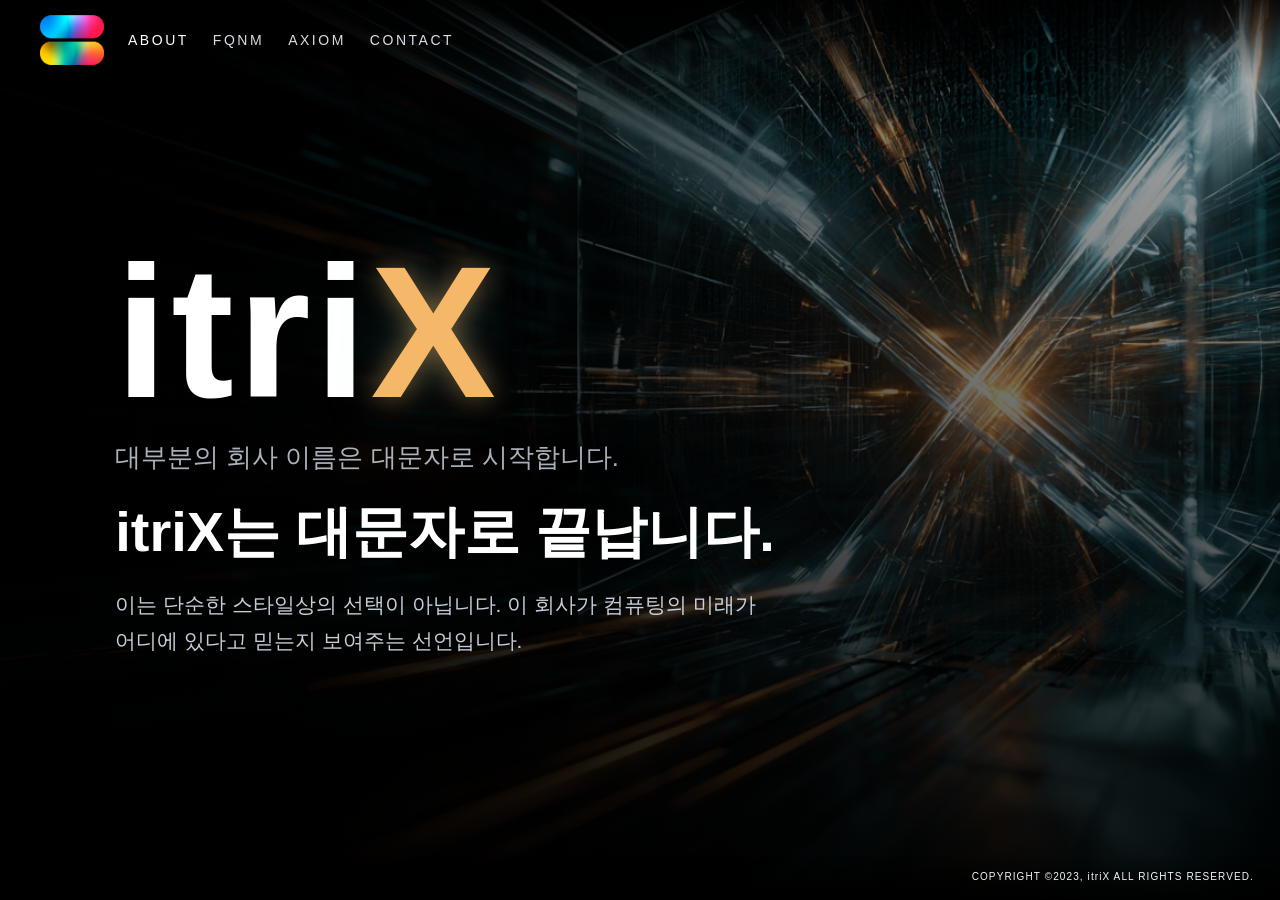
<file: about.html>
<!doctype html>
<html lang="ko">
  <head>
    <meta charset="UTF-8" />
    <meta name="viewport" content="width=device-width, initial-scale=1.0" />
    <title>itriX | 브랜드 스토리</title>
    <link rel="icon" type="image/png" sizes="128x128" href="assets/favicon.png" />
    <link rel="stylesheet" href="styles.css" />
    <script src="site.js" defer></script>
    <script src="about.js" defer></script>
  </head>
  <body class="about-body">
    <div class="about-progress" aria-hidden="true" data-about-progress></div>

    <header class="site-header" aria-label="주요 메뉴">
      <a class="logo" href="index.html#section-1" aria-label="itriX 홈">
        <img src="assets/logo.png" alt="itriX" />
      </a>

      <nav class="site-nav" id="site-nav" aria-label="메인 네비게이션" data-site-nav>
        <a href="about.html" aria-current="page">ABOUT</a>
        <a href="index.html#section-2">FQNM</a>
        <a href="index.html#section-3">AXIOM</a>
        <a href="contact.html">CONTACT</a>
      </nav>

      <button class="menu-toggle" type="button" aria-label="메뉴 열기" aria-controls="site-nav" aria-expanded="false" data-menu-toggle>
        <span aria-hidden="true"></span>
        <span aria-hidden="true"></span>
        <span aria-hidden="true"></span>
      </button>

      <div class="nav-backdrop" data-menu-backdrop></div>
    </header>

    <main class="about-page" data-about-page>
      <section class="about-hero" aria-label="itriX 브랜드 스토리">
        <div class="about-hero-copy" data-reveal>
          <h1 class="about-wordmark" aria-label="itriX">
            <span>i</span><span>t</span><span>r</span><span>i</span><span>X</span>
          </h1>
          <p class="about-hero-line">대부분의 회사 이름은 대문자로 시작합니다.</p>
          <p class="about-hero-statement">itriX는 대문자로 끝납니다.</p>
          <p class="about-hero-text">
            이는 단순한 스타일상의 선택이 아닙니다. 이 회사가 컴퓨팅의 미래가 어디에 있다고 믿는지 보여주는 선언입니다.
          </p>
        </div>
      </section>

      <section class="about-section about-prologue" aria-label="보이지 않는 렌즈">
        <div class="about-intro-grid">
          <aside class="about-side-note" aria-hidden="true">
            <span>representation</span>
            <span>lens</span>
            <span>boundary</span>
          </aside>

          <div class="about-prose about-prose-large">
            <p data-reveal>
              인간은 표상을 통해 세상을 이해합니다. 우리는 현실을 직접 경험하지 않습니다. 우리는 현실을 해석하는 데 도움이 되는 모델, 언어, 지도, 기호, 방정식, 추상화를 경험합니다.
            </p>
            <p data-reveal>
              모든 학문은 이러한 표현에 의존합니다. 시간이 지남에 따라 이러한 표현들은 너무나 익숙해져서 시야에서 사라집니다. 우리는 더 이상 그것들을 보지 못합니다. 우리는 그것들을 통해 세상을 봅니다.
            </p>
            <p class="about-emphasis" data-reveal>렌즈는 보이지 않게 됩니다.</p>
          </div>
        </div>
      </section>

      <section class="about-section about-computing" aria-label="컴퓨팅의 가정">
        <div class="about-two-column">
          <div class="about-prose">
            <p data-reveal>
              컴퓨팅도 예외는 아닙니다. 현대 컴퓨팅은 놀라운 성과에서 탄생했습니다. 그것은 물리적 세계의 복잡성을 이진 상태의 언어로 변환했습니다.
            </p>
            <p data-reveal>
              지속적인 현상은 수치적 표현이 되었습니다. 현실은 정보가 되었습니다. 정보는 계산이 되었습니다. 이러한 변혁은 디지털 시대를 열었습니다.
            </p>
            <p data-reveal>
              그러나 모든 표현에는 가정이 내포되어 있습니다. 그리고 모든 가정에는 한계가 따릅니다.
            </p>
          </div>

          <div class="about-index-panel" data-reveal aria-label="표현이 만드는 경계">
            <span>01</span>
            <p>무엇을 쉽게 볼 수 있는가</p>
            <span>02</span>
            <p>무엇을 표현하기 어려운가</p>
            <span>03</span>
            <p>무엇을 피할 수 없는 것으로 받아들이는가</p>
          </div>
        </div>
      </section>

      <section class="about-question" aria-label="itriX의 질문">
        <div class="about-question-inner" data-reveal>
          <p>itriX는 다른 질문에서 출발합니다.</p>
          <h2>만약 우리가 계산에 기인한다고 여기는 한계 중 일부가 실제로는 표현의 한계라면 어떨까요?</h2>
          <p>
            문제가 계산이 어떻게 실행되는가뿐만 아니라 계산이 어떻게 표현되는가에 있는 것이라면, 복잡성은 문제 자체가 아니라 문제를 바라보는 관점의 결과일 수도 있습니다.
          </p>
        </div>
      </section>

      <section class="about-section about-mission" aria-label="itriX의 사명">
        <div class="about-mission-line" data-reveal>
          <span>Mission</span>
          <p>지속 가능한 AI를 위한 계산 AI 인프라를 구축하는 것입니다.</p>
        </div>
        <div class="about-prose about-prose-centered">
          <p data-reveal>
            현대 컴퓨팅을 거부하는 방식이 아닙니다. 디지털 시스템을 대체하는 방식도 아닙니다. 디지털 컴퓨팅이 탄생한 이래로 거의 의문의 여지 없이 받아들여져 온 가정들을 면밀히 검토함으로써 이루어집니다.
          </p>
          <p data-reveal>
            itriX는 계산이 실행되기 전에 먼저 표현된다고 믿습니다. 표현되기 전에, 그것은 해석됩니다. 그리고 이러한 단계들 안에는 기존 접근 방식이 종종 간과하는 기회들이 숨어 있습니다.
          </p>
          <p class="about-emphasis" data-reveal>이 철학을 우리는 재구성이라 부릅니다.</p>
        </div>
      </section>

      <section class="about-section about-name-system" aria-label="itriX 이름의 의미">
        <div class="about-name-grid">
          <div class="about-name-rail" aria-hidden="true">
            <span data-story-letter="i1" class="is-active">i</span>
            <span data-story-letter="t">t</span>
            <span data-story-letter="r">r</span>
            <span data-story-letter="i2">i</span>
            <span data-story-letter="x">X</span>
          </div>

          <div class="about-letter-list">
            <article class="about-letter-card" data-letter-card="i1" data-reveal>
              <span class="about-letter-mark">i</span>
              <div>
                <h2>지능</h2>
                <p>
                  itriX에게 지능이란 다른 사람들이 간과하는 것을 보는 것에서 시작됩니다. 대부분의 사람들은 문제만 봅니다. 지능은 그 문제가 어떻게 표현되었는지를 묻습니다.
                </p>
                <p>
                  가장 위대한 발견은 종종 새로운 답을 찾는 것이 아니라, 기존의 질문에 의문을 제기하는 데서 시작됩니다. 진정한 지성이란 그 렌즈 자체를 볼 수 있는 능력입니다.
                </p>
              </div>
            </article>

            <article class="about-letter-card" data-letter-card="t" data-reveal>
              <span class="about-letter-mark">t</span>
              <div>
                <h2>변형</h2>
                <p>
                  진보는 항상 더 많은 힘을 가한다고 해서 이루어지는 것은 아닙니다. 때로는 관점을 바꾸는 것에서 진전이 시작됩니다.
                </p>
                <p>
                  itriX에게 있어 변혁이란 하나의 표현 공간에서 다른 표현 공간으로의 이동을 의미합니다. 그 밑바탕에 있는 현실은 변하지 않을 수도 있습니다. 그러나 눈에 보이는 것은 극적으로 바뀔 수 있습니다.
                </p>
              </div>
            </article>

            <article class="about-letter-card" data-letter-card="r" data-reveal>
              <span class="about-letter-mark">r</span>
              <div>
                <h2>관련성</h2>
                <p>
                  새로운 계산적 관점은 현실 세계와 접할 때만 의미가 있습니다. itriX는 추상적인 지적 연습으로서 재구성을 추구하지 않습니다.
                </p>
                <p>
                  관련성이란 통찰력이 인프라가 되어야 함을 의미합니다. 수학적 가능성과 산업적 현실 사이에 다리를 놓는 것, 그것이 itriX가 추구하는 관련성입니다.
                </p>
              </div>
            </article>

            <article class="about-letter-card" data-letter-card="i2" data-reveal>
              <span class="about-letter-mark">i</span>
              <div>
                <h2>무결성</h2>
                <p>
                  AI가 점점 더 강력해짐에 따라 신뢰는 점점 더 중요해지고 있습니다. 무결성은 이해되고, 검증되며, 책임감 있게 적용될 수 있는 기술을 구축하는 것을 의미합니다.
                </p>
                <p>
                  모든 모델은 불완전합니다. 모든 프레임워크에는 한계가 있습니다. 모든 렌즈는 어떤 것은 드러내지만 다른 것은 가려버립니다. 진정성은 이 진실을 인정하는 데서 시작됩니다.
                </p>
              </div>
            </article>

            <article class="about-letter-card about-letter-card-x" data-letter-card="x" data-reveal>
              <span class="about-letter-mark">X</span>
              <div>
                <h2>X</h2>
                <p>
                  마지막 X는 정체성을 정의하는 핵심 요소입니다. 이 글자는 유일한 대문자입니다. 또한 앞선 모든 글자가 가리키는 목적지이기도 합니다.
                </p>
                <p>
                  X는 제품을 나타내지 않습니다. 특정 기술을 상징하지도 않습니다. 보이지 않던 것이 보이는 순간, 렌즈 자체가 시야에 들어오는 순간을 상징합니다.
                </p>
              </div>
            </article>
          </div>
        </div>
      </section>

      <section class="about-reconstruction" aria-label="재구성 지점">
        <div class="about-reconstruction-copy" data-reveal>
          <h2>재구성 지점</h2>
          <p>
            X의 중심에는 itriX가 재구성 지점이라고 부르는 것이 있습니다. 이는 최적화 지점이 아닙니다. 최적화는 기존 프레임워크 내에서 성능을 향상시킵니다.
          </p>
          <p>
            재구성은 프레임워크 그 자체에 의문을 제기합니다. 모든 계산은 표현 공간 내에서 수행되고, 그 공간은 정보가 어떻게 조직되는지, 관계가 어떻게 표현되는지, 복잡성이 어떻게 나타나는지를 결정합니다.
          </p>
          <p class="about-emphasis">
            표상 공간이 변하면 계산의 구조도 함께 변할 수 있습니다.
          </p>
        </div>
      </section>

      <section class="about-section about-alpha" aria-label="Alpha Compute와 Alpha Core">
        <div class="about-alpha-heading" data-reveal>
          <h2>Alpha Compute와 Alpha Core</h2>
          <p>
            이 철학은 두 가지 상호 보완적인 경로를 통해 표현됩니다. 하나는 소프트웨어 계층에서 계산 재구성을 탐구하고, 다른 하나는 재구성을 인프라로 확장합니다.
          </p>
        </div>

        <div class="about-alpha-paths">
          <a class="about-alpha-path" href="axiom.html" data-reveal>
            <span>Alpha Compute</span>
            <h3>계산 구조가 실행 문제가 되기 전에 검토하는 소프트웨어 경로</h3>
            <p>AXIOM 엔진으로 이어지는 계산 재구성의 제품화 방향을 살펴봅니다.</p>
          </a>

          <a class="about-alpha-path" href="physical-ai.html" data-reveal>
            <span>Alpha Core</span>
            <h3>새로운 계산 표현을 실제 실행 환경과 연결하는 인프라 경로</h3>
            <p>Physical AI와 FQNM으로 이어지는 계산 인프라의 확장 방향을 살펴봅니다.</p>
          </a>
        </div>
      </section>

      <section class="about-closing" aria-label="다른 미래" data-closing-sequence>
        <div class="about-closing-sticky">
          <div class="about-closing-stage">
            <div class="about-closing-inner about-closing-panel about-closing-panel-primary" data-closing-primary>
              <p>수십 년 동안 컴퓨팅의 핵심 질문은 다음과 같았습니다.</p>
              <h2>어떻게 하면 더 많은 계산을 수행할 수 있을까?</h2>
            </div>

            <div class="about-closing-inner about-closing-panel about-closing-panel-secondary" data-closing-secondary>
              <p>itriX는 다른 질문을 던집니다.</p>
              <h2>애초에 연산은 어떻게 표현되어야 하는가?</h2>
              <p>
                어떤 한계는 법칙이 아니라는 가능성. 어떤 경계는 현실이 아닌, 표현에 속한다는 가능성. 우리가 그동안 바라보던 렌즈를 마침내 제대로 보게 될 때, 컴퓨팅의 미래가 시작된다는 가능성.
              </p>
              <a class="about-closing-link" href="index.html#section-2">기술 페이지로 돌아가기</a>
            </div>
          </div>
        </div>
      </section>
    </main>

    <footer class="site-footer" aria-label="푸터 메뉴">
      <!-- Footer menu reserved for future use.
      <ul class="footer-menu">
        <li><a href="index.html#section-1">Home</a></li>
        <li><a href="index.html#section-2">FQNM</a></li>
        <li><a href="index.html#section-3">AXIOM</a></li>
        <li><a href="about.html">About</a></li>
      </ul>
      -->

      <p class="footer-copy">COPYRIGHT ©2023, itriX ALL RIGHTS RESERVED.</p>
    </footer>
  </body>
</html>
</file>
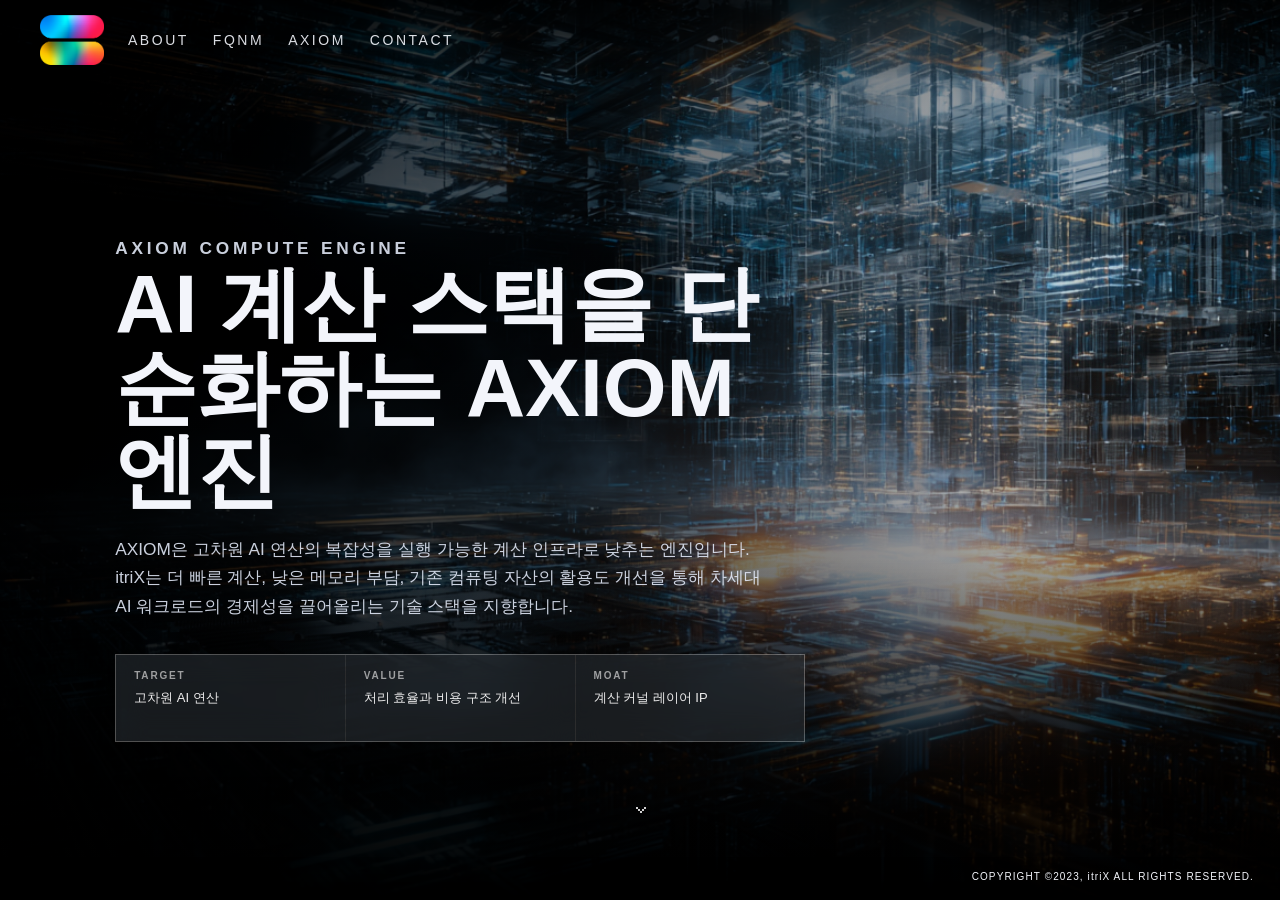
<file: axiom.html>
<!doctype html>
<html lang="ko">
  <head>
    <meta charset="UTF-8" />
    <meta name="viewport" content="width=device-width, initial-scale=1.0" />
    <title>itriX | AXIOM Compute Engine</title>
    <link rel="icon" type="image/png" sizes="128x128" href="assets/favicon.png" />
    <link rel="stylesheet" href="styles.css" />
    <script src="site.js" defer></script>
    <script src="physical-ai.js" defer></script>
  </head>
  <body class="detail-body">
    <header class="site-header" aria-label="주요 메뉴">
      <a class="logo" href="index.html#section-1" aria-label="itriX 홈">
        <img src="assets/logo.png" alt="itriX" />
      </a>

      <nav class="site-nav" id="site-nav" aria-label="메인 네비게이션" data-site-nav>
        <a href="about.html">ABOUT</a>
        <a href="index.html#section-2">FQNM</a>
        <a href="index.html#section-3">AXIOM</a>
        <a href="contact.html">CONTACT</a>
      </nav>

      <button class="menu-toggle" type="button" aria-label="메뉴 열기" aria-controls="site-nav" aria-expanded="false" data-menu-toggle>
        <span aria-hidden="true"></span>
        <span aria-hidden="true"></span>
        <span aria-hidden="true"></span>
      </button>

      <div class="nav-backdrop" data-menu-backdrop></div>
    </header>

    <main class="detail-page" aria-label="AXIOM 계산 엔진">
      <section class="detail-section detail-section-hero axiom-slide-hero" aria-label="AXIOM compute engine">
        <div class="detail-copy">
          <p class="detail-kicker">AXIOM COMPUTE ENGINE</p>
          <h1>AI 계산 스택을 단순화하는 AXIOM 엔진</h1>
          <p>
            AXIOM은 고차원 AI 연산의 복잡성을 실행 가능한 계산 인프라로 낮추는 엔진입니다. itriX는 더 빠른 계산, 낮은 메모리 부담, 기존 컴퓨팅 자산의 활용도 개선을 통해 차세대 AI 워크로드의 경제성을 끌어올리는 기술 스택을 지향합니다.
          </p>
          <dl class="detail-meta">
            <div>
              <dt>Target</dt>
              <dd>고차원 AI 연산</dd>
            </div>
            <div>
              <dt>Value</dt>
              <dd>처리 효율과 비용 구조 개선</dd>
            </div>
            <div>
              <dt>Moat</dt>
              <dd>계산 커널 레이어 IP</dd>
            </div>
          </dl>
        </div>

        <a class="detail-scroll-cue" href="#axiom-core" aria-label="AXIOM 코어 섹션으로 이동">
          <span aria-hidden="true">⌄</span>
        </a>
      </section>

      <section id="axiom-core" class="detail-section detail-section-carousel" aria-label="AXIOM 코어 구조">
        <div class="section-carousel" data-carousel>
          <div class="section-track" data-track>
            <article class="detail-slide axiom-slide-unified-kernel" aria-label="Unified compute layer">
              <div class="detail-copy detail-copy-narrow">
                <p class="detail-kicker">UNIFIED KERNEL LAYER</p>
                <h2>흩어진 고차원 연산을 하나의 실행 흐름으로</h2>
                <p>
                  AI 모델이 커질수록 복소수, 텐서, 회전 구조가 섞인 연산은 별도의 처리 경로를 요구합니다. AXIOM은 이 복잡성을 공통 실행 레이어로 모아, 계산 스택을 단순화하고 제품화 가능한 인프라 구조로 전환합니다.
                </p>
                <dl class="detail-meta">
                  <div>
                    <dt>Layer</dt>
                    <dd>공통 계산 실행 기반</dd>
                  </div>
                  <div>
                    <dt>Scope</dt>
                    <dd>복소수·텐서형 워크로드</dd>
                  </div>
                  <div>
                    <dt>Outcome</dt>
                    <dd>커널 전략 단순화</dd>
                  </div>
                </dl>
              </div>
            </article>

            <article class="detail-slide axiom-slide-cre-geometry" aria-label="CRE representation">
              <div class="detail-copy">
                <p class="detail-kicker">CRE REPRESENTATION</p>
                <h2>구조를 보존하면서 계산 가능한 형태로 바꾸다</h2>
                <p>
                  CRE는 연산의 스펙트럼, 역행렬, 안정성 같은 핵심 성질을 유지한 채 고성능 계산 커널이 처리하기 쉬운 형태로 연결합니다. 이는 수학적 정확성과 엔지니어링 효율 사이의 간극을 줄이는 AXIOM의 핵심 장치입니다.
                </p>
                <dl class="detail-meta">
                  <div>
                    <dt>Integrity</dt>
                    <dd>스펙트럼과 역연산 보존</dd>
                  </div>
                  <div>
                    <dt>Execution</dt>
                    <dd>검증된 선형대수 커널 활용</dd>
                  </div>
                  <div>
                    <dt>Risk</dt>
                    <dd>정확도 손실 관리</dd>
                  </div>
                </dl>
              </div>
            </article>

            <article class="detail-slide axiom-slide-memory" aria-label="Memory footprint">
              <div class="detail-copy detail-copy-narrow">
                <p class="detail-kicker">MEMORY FOOTPRINT</p>
                <h2>성능을 위해 메모리를 더 쓰는 방식이 아니다</h2>
                <p>
                  AXIOM-CRE의 강점은 데이터를 크게 부풀리지 않고 계산 관점을 바꾸는 데 있습니다. 메모리와 통신 비용이 AI 인프라의 핵심 병목으로 올라선 환경에서, 같은 하드웨어로 더 많은 연산을 처리하는 방향은 곧 비용 경쟁력입니다.
                </p>
                <dl class="detail-meta">
                  <div>
                    <dt>Memory</dt>
                    <dd>데이터 배치 부담 완화</dd>
                  </div>
                  <div>
                    <dt>Network</dt>
                    <dd>통신 비용 관리</dd>
                  </div>
                  <div>
                    <dt>Economics</dt>
                    <dd>인프라 총비용 개선</dd>
                  </div>
                </dl>
              </div>
            </article>
          </div>

          <button class="carousel-arrow carousel-arrow-prev" type="button" aria-label="이전 슬라이드" data-prev>
            <span aria-hidden="true">‹</span>
          </button>
          <button class="carousel-arrow carousel-arrow-next" type="button" aria-label="다음 슬라이드" data-next>
            <span aria-hidden="true">›</span>
          </button>

          <div class="carousel-dots" aria-label="슬라이드 선택">
            <button class="carousel-dot is-active" type="button" aria-label="1번 슬라이드" data-dot="0"></button>
            <button class="carousel-dot" type="button" aria-label="2번 슬라이드" data-dot="1"></button>
            <button class="carousel-dot" type="button" aria-label="3번 슬라이드" data-dot="2"></button>
          </div>
        </div>
      </section>

      <section id="axiom-economics" class="detail-section detail-section-carousel" aria-label="AXIOM 계산 경제성">
        <div class="section-carousel" data-carousel>
          <div class="section-track" data-track>
            <article class="detail-slide axiom-slide-economics" aria-label="Compute economics">
              <div class="detail-copy">
                <p class="detail-kicker">COMPUTE ECONOMICS</p>
                <h2>AI 인프라의 비용 곡선을 낮추는 연산 효율</h2>
                <p>
                  고차원 선형대수는 AI 인프라 비용의 밑바닥에 깔린 반복 지출입니다. AXIOM은 일부 dense 연산 구간에서 런타임 개선 가능성을 보여주는 구조를 바탕으로, 계산량·메모리·전력 비용을 동시에 보는 투자자 관점의 기술입니다.
                </p>
                <dl class="detail-meta">
                  <div>
                    <dt>Cost</dt>
                    <dd>반복 연산 비용 절감</dd>
                  </div>
                  <div>
                    <dt>Runtime</dt>
                    <dd>일부 구간 3-4배 개선 가능성</dd>
                  </div>
                  <div>
                    <dt>Scale</dt>
                    <dd>워크로드 확대에 따른 레버리지</dd>
                  </div>
                </dl>
              </div>
            </article>

            <article class="detail-slide axiom-slide-runtime" aria-label="Runtime validation">
              <div class="detail-copy detail-copy-narrow">
                <p class="detail-kicker">RUNTIME PATH</p>
                <h2>새 칩을 기다리지 않고도 검증 가능한 성능 경로</h2>
                <p>
                  AXIOM은 기존 수치 라이브러리와 고성능 커널을 활용하는 경로를 갖습니다. 이는 초기 도입 장벽을 낮추고, 소프트웨어 레이어에서 성능 개선을 먼저 검증한 뒤 전용 하드웨어 전략으로 확장할 수 있는 옵션을 제공합니다.
                </p>
                <dl class="detail-meta">
                  <div>
                    <dt>Adoption</dt>
                    <dd>기존 스택 위 검증</dd>
                  </div>
                  <div>
                    <dt>Option</dt>
                    <dd>전용 가속기 확장 여지</dd>
                  </div>
                  <div>
                    <dt>Speed</dt>
                    <dd>제품화 실험 속도 향상</dd>
                  </div>
                </dl>
              </div>
            </article>
          </div>

          <button class="carousel-arrow carousel-arrow-prev" type="button" aria-label="이전 슬라이드" data-prev>
            <span aria-hidden="true">‹</span>
          </button>
          <button class="carousel-arrow carousel-arrow-next" type="button" aria-label="다음 슬라이드" data-next>
            <span aria-hidden="true">›</span>
          </button>

          <div class="carousel-dots" aria-label="슬라이드 선택">
            <button class="carousel-dot is-active" type="button" aria-label="1번 슬라이드" data-dot="0"></button>
            <button class="carousel-dot" type="button" aria-label="2번 슬라이드" data-dot="1"></button>
          </div>
        </div>
      </section>

      <section id="axiom-platform" class="detail-section detail-section-carousel" aria-label="AXIOM 플랫폼 확장">
        <div class="section-carousel" data-carousel>
          <div class="section-track" data-track>
            <article class="detail-slide axiom-slide-hardware" aria-label="Hardware utilization">
              <div class="detail-copy">
                <p class="detail-kicker">HARDWARE UTILIZATION</p>
                <h2>기존 컴퓨팅 자산에서 더 높은 효율을 끌어내다</h2>
                <p>
                  AI 기업의 경쟁력은 모델뿐 아니라 인프라 효율에서 갈립니다. AXIOM은 기존 CPU·GPU·가속기 자산 위에서 계산 경로를 단순화해, 하드웨어 교체 없이도 성능 대비 비용을 개선할 수 있는 소프트웨어 레이어를 목표로 합니다.
                </p>
                <dl class="detail-meta">
                  <div>
                    <dt>Asset</dt>
                    <dd>기존 컴퓨팅 자산 활용</dd>
                  </div>
                  <div>
                    <dt>Efficiency</dt>
                    <dd>성능 대비 비용 개선</dd>
                  </div>
                  <div>
                    <dt>Stack</dt>
                    <dd>AI 인프라 소프트웨어 레이어</dd>
                  </div>
                </dl>
              </div>
            </article>

            <article class="detail-slide axiom-slide-ai-workloads" aria-label="AI workloads">
              <div class="detail-copy detail-copy-narrow">
                <p class="detail-kicker">AI WORKLOADS</p>
                <h2>차세대 모델이 요구하는 수학적 연산 기반</h2>
                <p>
                  멀티모달 AI, 물리 기반 모델, 과학 계산형 AI는 더 복잡한 연산 구조를 요구합니다. AXIOM은 이러한 워크로드가 커질수록 필요한 고차원 계산 기반을 제품 수준의 실행 엔진으로 만드는 방향을 제시합니다.
                </p>
                <dl class="detail-meta">
                  <div>
                    <dt>Model</dt>
                    <dd>멀티모달·과학 계산형 AI</dd>
                  </div>
                  <div>
                    <dt>Math</dt>
                    <dd>고차원 선형대수 기반</dd>
                  </div>
                  <div>
                    <dt>Market</dt>
                    <dd>차세대 AI 워크로드</dd>
                  </div>
                </dl>
              </div>
            </article>

            <article class="detail-slide axiom-slide-platform-ip" aria-label="Platform IP">
              <div class="detail-copy">
                <p class="detail-kicker">PLATFORM IP</p>
                <h2>재사용 가능한 계산 IP로 확장하다</h2>
                <p>
                  itriX가 구축하려는 것은 단일 알고리즘이 아니라 반복 가능한 계산 레이어입니다. AXIOM은 라이브러리, 엔진, 가속기 전략으로 확장 가능한 기반 기술이며, AI 인프라 시장에서 방어 가능한 지식재산 포지션을 만들 수 있습니다.
                </p>
                <dl class="detail-meta">
                  <div>
                    <dt>Library</dt>
                    <dd>고성능 계산 모듈화</dd>
                  </div>
                  <div>
                    <dt>Engine</dt>
                    <dd>워크로드별 실행 레이어</dd>
                  </div>
                  <div>
                    <dt>IP</dt>
                    <dd>확장 가능한 기술 자산</dd>
                  </div>
                </dl>
              </div>
            </article>
          </div>

          <button class="carousel-arrow carousel-arrow-prev" type="button" aria-label="이전 슬라이드" data-prev>
            <span aria-hidden="true">‹</span>
          </button>
          <button class="carousel-arrow carousel-arrow-next" type="button" aria-label="다음 슬라이드" data-next>
            <span aria-hidden="true">›</span>
          </button>

          <div class="carousel-dots" aria-label="슬라이드 선택">
            <button class="carousel-dot is-active" type="button" aria-label="1번 슬라이드" data-dot="0"></button>
            <button class="carousel-dot" type="button" aria-label="2번 슬라이드" data-dot="1"></button>
            <button class="carousel-dot" type="button" aria-label="3번 슬라이드" data-dot="2"></button>
          </div>
        </div>
      </section>
    </main>

    <footer class="site-footer" aria-label="푸터 메뉴">
      <!-- Footer menu reserved for future use.
      <ul class="footer-menu">
        <li><a href="#">Lorem</a></li>
        <li><a href="#">Ipsum</a></li>
        <li><a href="#">Dolor</a></li>
        <li><a href="#">Sit</a></li>
      </ul>
      -->

      <p class="footer-copy">COPYRIGHT ©2023, itriX ALL RIGHTS RESERVED.</p>
    </footer>
  </body>
</html>
</file>
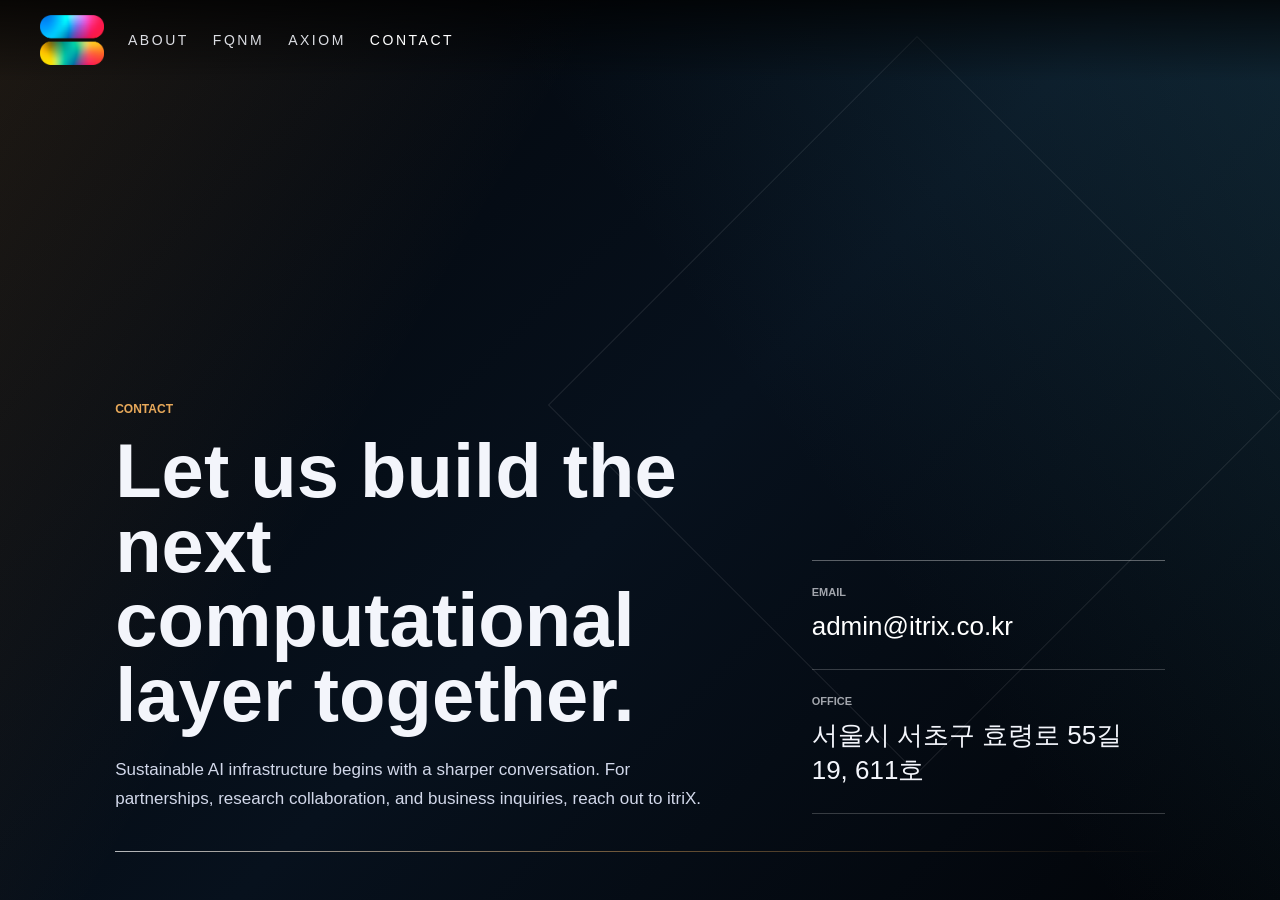
<file: contact.html>
<!doctype html>
<html lang="ko">
  <head>
    <meta charset="UTF-8" />
    <meta name="viewport" content="width=device-width, initial-scale=1.0" />
    <title>itriX | Contact</title>
    <link rel="icon" type="image/png" sizes="128x128" href="assets/favicon.png" />
    <link rel="stylesheet" href="styles.css" />
    <script src="site.js" defer></script>
  </head>
  <body class="contact-body">
    <header class="site-header" aria-label="주요 메뉴">
      <a class="logo" href="index.html#section-1" aria-label="itriX 홈">
        <img src="assets/logo.png" alt="itriX" />
      </a>

      <nav class="site-nav" id="site-nav" aria-label="메인 네비게이션" data-site-nav>
        <a href="about.html">ABOUT</a>
        <a href="index.html#section-2">FQNM</a>
        <a href="index.html#section-3">AXIOM</a>
        <a href="contact.html" aria-current="page">CONTACT</a>
      </nav>

      <button class="menu-toggle" type="button" aria-label="메뉴 열기" aria-controls="site-nav" aria-expanded="false" data-menu-toggle>
        <span aria-hidden="true"></span>
        <span aria-hidden="true"></span>
        <span aria-hidden="true"></span>
      </button>

      <div class="nav-backdrop" data-menu-backdrop></div>
    </header>

    <main class="contact-page" aria-label="CONTACT">
      <section class="contact-hero" aria-label="itriX contact information">
        <div class="contact-copy">
          <p class="contact-kicker">CONTACT</p>
          <h1>Let us build the next computational layer together.</h1>
          <p class="contact-lede">
            Sustainable AI infrastructure begins with a sharper conversation. For partnerships, research collaboration, and business inquiries, reach out to itriX.
          </p>
        </div>

        <address class="contact-details">
          <a class="contact-line contact-line-primary" href="mailto:admin@itrix.co.kr">
            <span>Email</span>
            <strong>admin@itrix.co.kr</strong>
          </a>
          <p class="contact-line">
            <span>Office</span>
            <strong>서울시 서초구 효령로 55길 19, 611호</strong>
          </p>
        </address>
      </section>
    </main>
  </body>
</html>
</file>
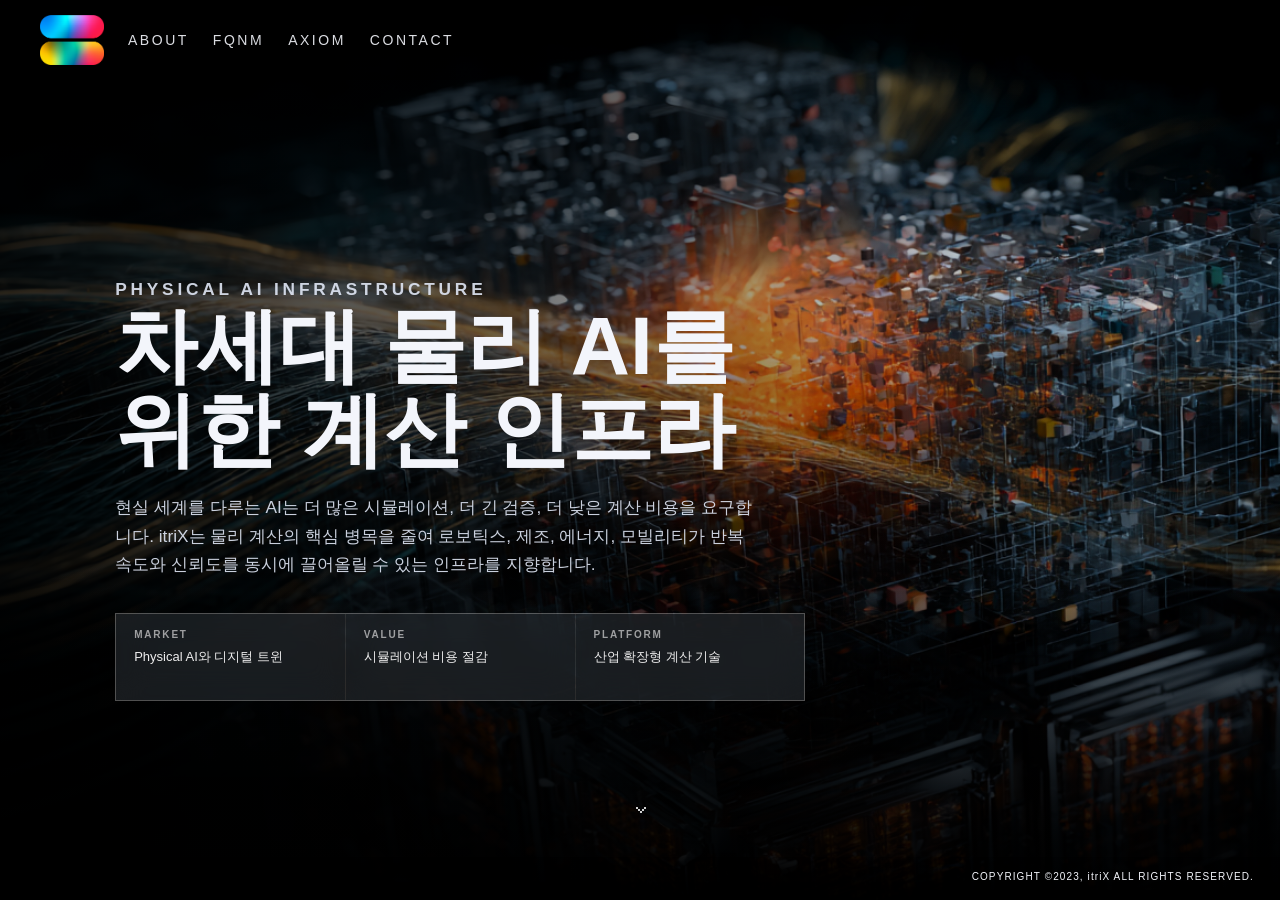
<file: physical-ai.html>
<!doctype html>
<html lang="ko">
  <head>
    <meta charset="UTF-8" />
    <meta name="viewport" content="width=device-width, initial-scale=1.0" />
    <title>itriX | Physical AI Infrastructure</title>
    <link rel="icon" type="image/png" sizes="128x128" href="assets/favicon.png" />
    <link rel="stylesheet" href="styles.css" />
    <script src="site.js" defer></script>
    <script src="physical-ai.js" defer></script>
  </head>
  <body class="detail-body">
    <header class="site-header" aria-label="주요 메뉴">
      <a class="logo" href="index.html#section-1" aria-label="itriX 홈">
        <img src="assets/logo.png" alt="itriX" />
      </a>

      <nav class="site-nav" id="site-nav" aria-label="메인 네비게이션" data-site-nav>
        <a href="about.html">ABOUT</a>
        <a href="index.html#section-2">FQNM</a>
        <a href="index.html#section-3">AXIOM</a>
        <a href="contact.html">CONTACT</a>
      </nav>

      <button class="menu-toggle" type="button" aria-label="메뉴 열기" aria-controls="site-nav" aria-expanded="false" data-menu-toggle>
        <span aria-hidden="true"></span>
        <span aria-hidden="true"></span>
        <span aria-hidden="true"></span>
      </button>

      <div class="nav-backdrop" data-menu-backdrop></div>
    </header>

    <main class="detail-page" aria-label="차세대 물리 AI 계산 인프라">
      <section class="detail-section detail-section-hero detail-slide-hero" aria-label="Physical AI infrastructure">
        <div class="detail-copy">
          <p class="detail-kicker">PHYSICAL AI INFRASTRUCTURE</p>
          <h1>차세대 물리 AI를 위한 계산 인프라</h1>
          <p>
            현실 세계를 다루는 AI는 더 많은 시뮬레이션, 더 긴 검증, 더 낮은 계산 비용을 요구합니다. itriX는 물리 계산의 핵심 병목을 줄여 로보틱스, 제조, 에너지, 모빌리티가 반복 속도와 신뢰도를 동시에 끌어올릴 수 있는 인프라를 지향합니다.
          </p>
          <dl class="detail-meta">
            <div>
              <dt>Market</dt>
              <dd>Physical AI와 디지털 트윈</dd>
            </div>
            <div>
              <dt>Value</dt>
              <dd>시뮬레이션 비용 절감</dd>
            </div>
            <div>
              <dt>Platform</dt>
              <dd>산업 확장형 계산 기술</dd>
            </div>
          </dl>
        </div>

        <a class="detail-scroll-cue" href="#fqnm-engine" aria-label="FQNM 엔진 섹션으로 이동">
          <span aria-hidden="true">⌄</span>
        </a>
      </section>

      <section id="fqnm-engine" class="detail-section detail-section-carousel" aria-label="FQNM 계산 엔진">
        <div class="section-carousel" data-carousel>
          <div class="section-track" data-track>
            <article class="detail-slide detail-slide-quantized" aria-label="Quantized interaction rules">
              <div class="detail-copy detail-copy-narrow">
                <p class="detail-kicker">FQNM ENGINE</p>
                <h2>복잡한 물리 계산을 작은 교환 규칙으로 바꾸다</h2>
                <p>
                  FQNM은 물리장의 변화를 거대한 연속값 연산이 아니라 작은 정수 단위의 상호작용으로 표현합니다. 계산 단위가 단순해질수록 반복은 빨라지고, 하드웨어가 처리해야 할 부담은 낮아질 수 있습니다.
                </p>
                <dl class="detail-meta">
                  <div>
                    <dt>Core</dt>
                    <dd>정수 전송 기반 계산</dd>
                  </div>
                  <div>
                    <dt>Effect</dt>
                    <dd>반복 계산 구조 단순화</dd>
                  </div>
                  <div>
                    <dt>Signal</dt>
                    <dd>전용 하드웨어 친화성</dd>
                  </div>
                </dl>
              </div>
            </article>

            <article class="detail-slide detail-slide-conservation" aria-label="Drift-free conservative dynamics">
              <div class="detail-copy">
                <p class="detail-kicker">CONSERVATIVE DYNAMICS</p>
                <h2>계산이 길어질수록 중요한 보존성</h2>
                <p>
                  물리 시뮬레이션의 가치는 속도만으로 결정되지 않습니다. itriX가 주목하는 계산 구조는 보존량이 장시간 계산에서 서서히 어긋나는 문제를 줄이고, 고성능 해석이 요구하는 일관성과 재현성을 기술 자산으로 전환합니다.
                </p>
                <dl class="detail-meta">
                  <div>
                    <dt>Reliability</dt>
                    <dd>수치 드리프트 완화</dd>
                  </div>
                  <div>
                    <dt>Trust</dt>
                    <dd>장시간 시뮬레이션 안정성</dd>
                  </div>
                  <div>
                    <dt>Use Case</dt>
                    <dd>검증 비용이 큰 산업 해석</dd>
                  </div>
                </dl>
              </div>
            </article>

            <article class="detail-slide detail-slide-throughput" aria-label="High-frequency transport">
              <div class="detail-copy detail-copy-narrow">
                <p class="detail-kicker">HIGH-FREQUENCY FLOW</p>
                <h2>작은 신호까지 놓치지 않는 계산 방식</h2>
                <p>
                  빠른 변화와 충격 구조가 섞인 물리 문제에서는 작은 오차가 제품 검증의 리스크로 커질 수 있습니다. FQNM 접근은 고주파 수송과 날카로운 경계가 있는 계산에서도 구조적 안정성을 확보하는 방향을 제시합니다.
                </p>
                <dl class="detail-meta">
                  <div>
                    <dt>Signal</dt>
                    <dd>세밀한 변화 포착</dd>
                  </div>
                  <div>
                    <dt>Boundary</dt>
                    <dd>급격한 물리 경계 대응</dd>
                  </div>
                  <div>
                    <dt>Asset</dt>
                    <dd>신뢰도 중심 계산 IP</dd>
                  </div>
                </dl>
              </div>
            </article>
          </div>

          <button class="carousel-arrow carousel-arrow-prev" type="button" aria-label="이전 슬라이드" data-prev>
            <span aria-hidden="true">‹</span>
          </button>
          <button class="carousel-arrow carousel-arrow-next" type="button" aria-label="다음 슬라이드" data-next>
            <span aria-hidden="true">›</span>
          </button>

          <div class="carousel-dots" aria-label="슬라이드 선택">
            <button class="carousel-dot is-active" type="button" aria-label="1번 슬라이드" data-dot="0"></button>
            <button class="carousel-dot" type="button" aria-label="2번 슬라이드" data-dot="1"></button>
            <button class="carousel-dot" type="button" aria-label="3번 슬라이드" data-dot="2"></button>
          </div>
        </div>
      </section>

      <section id="compute-economics" class="detail-section detail-section-carousel" aria-label="계산 경제성">
        <div class="section-carousel" data-carousel>
          <div class="section-track" data-track>
            <article class="detail-slide detail-slide-economics" aria-label="Simulation throughput">
              <div class="detail-copy">
                <p class="detail-kicker">COMPUTE ECONOMICS</p>
                <h2>더 빠른 반복이 더 큰 시장을 연다</h2>
                <p>
                  초기 검증은 비선형 수송 문제에서 기존 부동소수점 방식 대비 의미 있는 처리량 개선 가능성을 보여줍니다. 핵심은 단일 성능 수치가 아니라, 물리 AI 개발의 반복 비용을 낮추는 계산 플랫폼으로 확장될 수 있다는 점입니다.
                </p>
                <dl class="detail-meta">
                  <div>
                    <dt>Speed</dt>
                    <dd>초기 실험의 높은 처리량</dd>
                  </div>
                  <div>
                    <dt>Cost</dt>
                    <dd>GPU 시간과 전력 부담 완화</dd>
                  </div>
                  <div>
                    <dt>Loop</dt>
                    <dd>모델 학습과 검증 가속</dd>
                  </div>
                </dl>
              </div>
            </article>

            <article class="detail-slide detail-slide-hardware" aria-label="Hardware efficiency">
              <div class="detail-copy detail-copy-narrow">
                <p class="detail-kicker">HARDWARE EFFICIENCY</p>
                <h2>계산 구조가 바뀌면 하드웨어 전략도 바뀐다</h2>
                <p>
                  정수 기반 전송 규칙은 메모리 이동, 병렬 처리, 전용 가속기 설계와 맞물릴 여지가 큽니다. itriX는 소프트웨어 알고리즘을 넘어 Physical AI를 위한 비용 효율적 컴퓨팅 스택으로 확장될 수 있습니다.
                </p>
                <dl class="detail-meta">
                  <div>
                    <dt>Stack</dt>
                    <dd>알고리즘과 하드웨어 연결</dd>
                  </div>
                  <div>
                    <dt>Efficiency</dt>
                    <dd>전력 대비 계산량 개선</dd>
                  </div>
                  <div>
                    <dt>Moat</dt>
                    <dd>인프라형 기술 진입장벽</dd>
                  </div>
                </dl>
              </div>
            </article>
          </div>

          <button class="carousel-arrow carousel-arrow-prev" type="button" aria-label="이전 슬라이드" data-prev>
            <span aria-hidden="true">‹</span>
          </button>
          <button class="carousel-arrow carousel-arrow-next" type="button" aria-label="다음 슬라이드" data-next>
            <span aria-hidden="true">›</span>
          </button>

          <div class="carousel-dots" aria-label="슬라이드 선택">
            <button class="carousel-dot is-active" type="button" aria-label="1번 슬라이드" data-dot="0"></button>
            <button class="carousel-dot" type="button" aria-label="2번 슬라이드" data-dot="1"></button>
          </div>
        </div>
      </section>

      <section id="industrial-platform" class="detail-section detail-section-carousel" aria-label="산업 확장 플랫폼">
        <div class="section-carousel" data-carousel>
          <div class="section-track" data-track>
            <article class="detail-slide detail-slide-platform" aria-label="Scalable industrial platform">
              <div class="detail-copy">
                <p class="detail-kicker">SCALABLE PLATFORM</p>
                <h2>산업 전반으로 확장되는 계산 레이어</h2>
                <p>
                  로봇이 움직이고, 공장이 최적화되고, 에너지 시스템이 실시간으로 예측되는 세계에서는 물리 계산 자체가 인프라가 됩니다. itriX는 특정 해석 툴을 넘어 Physical AI 시대의 계산 레이어를 구축하는 기업으로 포지셔닝할 수 있습니다.
                </p>
                <dl class="detail-meta">
                  <div>
                    <dt>Robotics</dt>
                    <dd>제어와 검증 시뮬레이션</dd>
                  </div>
                  <div>
                    <dt>Manufacturing</dt>
                    <dd>공정 디지털 트윈</dd>
                  </div>
                  <div>
                    <dt>Energy</dt>
                    <dd>복잡계 예측과 최적화</dd>
                  </div>
                </dl>
              </div>
            </article>

            <article class="detail-slide detail-slide-robotics" aria-label="Robotics validation">
              <div class="detail-copy detail-copy-narrow">
                <p class="detail-kicker">ROBOTICS</p>
                <h2>로봇의 시행착오를 가상 공간에서 줄이다</h2>
                <p>
                  로봇과 자율 시스템은 현실 투입 전 수많은 물리 조건을 거쳐야 합니다. 빠르고 안정적인 시뮬레이션은 테스트 횟수를 늘리고 실패 비용을 낮추며, 제품 출시 속도와 안전성을 함께 개선합니다.
                </p>
                <dl class="detail-meta">
                  <div>
                    <dt>Validation</dt>
                    <dd>가상 테스트 범위 확대</dd>
                  </div>
                  <div>
                    <dt>Risk</dt>
                    <dd>현장 실패 비용 축소</dd>
                  </div>
                  <div>
                    <dt>Product</dt>
                    <dd>출시 전 검증 루프 단축</dd>
                  </div>
                </dl>
              </div>
            </article>

            <article class="detail-slide detail-slide-energy" aria-label="Energy and manufacturing optimization">
              <div class="detail-copy">
                <p class="detail-kicker">ENERGY & MANUFACTURING</p>
                <h2>예측과 최적화가 필요한 산업의 공통 기반</h2>
                <p>
                  제조 공정, 에너지 흐름, 소재 해석처럼 계산량이 큰 영역에서는 시뮬레이션 비용이 곧 의사결정 속도입니다. itriX는 산업별 애플리케이션 위에 놓이는 공통 계산 인프라를 목표로 합니다.
                </p>
                <dl class="detail-meta">
                  <div>
                    <dt>Manufacturing</dt>
                    <dd>공정 조건 탐색</dd>
                  </div>
                  <div>
                    <dt>Energy</dt>
                    <dd>복잡계 예측</dd>
                  </div>
                  <div>
                    <dt>Business</dt>
                    <dd>반복 가능한 B2B 확장성</dd>
                  </div>
                </dl>
              </div>
            </article>
          </div>

          <button class="carousel-arrow carousel-arrow-prev" type="button" aria-label="이전 슬라이드" data-prev>
            <span aria-hidden="true">‹</span>
          </button>
          <button class="carousel-arrow carousel-arrow-next" type="button" aria-label="다음 슬라이드" data-next>
            <span aria-hidden="true">›</span>
          </button>

          <div class="carousel-dots" aria-label="슬라이드 선택">
            <button class="carousel-dot is-active" type="button" aria-label="1번 슬라이드" data-dot="0"></button>
            <button class="carousel-dot" type="button" aria-label="2번 슬라이드" data-dot="1"></button>
            <button class="carousel-dot" type="button" aria-label="3번 슬라이드" data-dot="2"></button>
          </div>
        </div>
      </section>
    </main>

    <footer class="site-footer" aria-label="푸터 메뉴">
      <!-- Footer menu reserved for future use.
      <ul class="footer-menu">
        <li><a href="#">Lorem</a></li>
        <li><a href="#">Ipsum</a></li>
        <li><a href="#">Dolor</a></li>
        <li><a href="#">Sit</a></li>
      </ul>
      -->

      <p class="footer-copy">COPYRIGHT ©2023, itriX ALL RIGHTS RESERVED.</p>
    </footer>
  </body>
</html>
</file>
<file: styles.css>
:root {
  --text: #f3f5fb;
  --muted: #d2d8ea;
  --line: rgba(255, 255, 255, 0.35);
}

* {
  box-sizing: border-box;
}

html,
body {
  margin: 0;
  width: 100%;
  height: 100%;
  font-family: "Helvetica Neue", Helvetica, Arial, sans-serif;
  color: var(--text);
  background: #000;
}

body {
  overflow: hidden;
}

a {
  color: inherit;
  text-decoration: none;
}

.site-header {
  position: fixed;
  top: 0;
  left: 0;
  right: 0;
  z-index: 30;
  height: 80px;
  display: flex;
  align-items: center;
  gap: 24px;
  padding: 0 40px;
  background: linear-gradient(to bottom, rgba(0, 0, 0, 0.72), rgba(0, 0, 0, 0));
}

.logo {
  flex: 0 0 auto;
  display: inline-flex;
  align-items: center;
  width: 64px;
  height: 50px;
}

.logo img {
  display: block;
  width: 100%;
  height: auto;
  max-height: 100%;
  object-fit: contain;
}

.site-nav {
  display: flex;
  align-items: center;
  gap: 24px;
}

.site-nav a {
  font-size: 14px;
  letter-spacing: 0.18em;
  text-transform: uppercase;
  opacity: 0.9;
}

.site-nav a:hover {
  opacity: 1;
}

.menu-toggle {
  margin-left: auto;
  width: 38px;
  height: 38px;
  border: 0;
  background: transparent;
  color: var(--text);
  cursor: pointer;
  display: none;
  align-items: center;
  justify-content: center;
  flex-direction: column;
  gap: 5px;
  position: relative;
  z-index: 42;
}

.menu-toggle span {
  width: 20px;
  height: 2px;
  border-radius: 999px;
  background: currentColor;
  transition:
    opacity 180ms ease,
    transform 180ms ease;
}

.site-header.is-menu-open .menu-toggle span:nth-child(1) {
  transform: translateY(7px) rotate(45deg);
}

.site-header.is-menu-open .menu-toggle span:nth-child(2) {
  opacity: 0;
}

.site-header.is-menu-open .menu-toggle span:nth-child(3) {
  transform: translateY(-7px) rotate(-45deg);
}

.nav-backdrop {
  display: none;
}

.main-container {
  width: 100%;
  height: 100vh;
  overflow-y: auto;
  scroll-snap-type: y mandatory;
  scroll-behavior: smooth;
  overscroll-behavior-y: contain;
}

.panel {
  position: relative;
  width: 100%;
  height: 100vh;
  min-height: 100vh;
  scroll-snap-align: start;
  scroll-snap-stop: always;
  display: flex;
  align-items: center;
  padding: 0 9vw;
  overflow: hidden;
}

.panel::before {
  content: "";
  position: absolute;
  inset: 0;
  background: linear-gradient(90deg, rgba(0, 0, 0, 0.45), rgba(0, 0, 0, 0.12) 50%, rgba(0, 0, 0, 0));
  z-index: 1;
}

.panel-bg-video {
  position: absolute;
  inset: 0;
  width: 100%;
  height: 100%;
  object-fit: cover;
  z-index: 0;
}

.panel-1 {
  background: #06080f;
}

.panel-1::before {
  background: linear-gradient(120deg, rgba(6, 8, 15, 0.72) 0%, rgba(16, 31, 52, 0.52) 55%, rgba(4, 8, 15, 0.35) 100%);
}

.panel-2 {
  background:
    linear-gradient(125deg, rgba(5, 17, 31, 0.38) 0%, rgba(8, 40, 61, 0.12) 100%),
    url("assets/physical-ai-infra-bg.png") center / cover no-repeat,
    #071522;
}

.panel-2::before {
  background: linear-gradient(90deg, rgba(0, 0, 0, 0.72), rgba(2, 13, 24, 0.36) 52%, rgba(0, 0, 0, 0.04));
}

.panel-3 {
  background:
    linear-gradient(125deg, rgba(5, 8, 15, 0.46) 0%, rgba(14, 22, 34, 0.16) 100%),
    url("assets/axiom-engine-bg.png") center / cover no-repeat,
    #070a11;
}

.panel-3::before {
  background: linear-gradient(90deg, rgba(0, 0, 0, 0.76), rgba(3, 10, 18, 0.48) 48%, rgba(0, 0, 0, 0.08));
}

.panel-content {
  position: relative;
  z-index: 2;
  max-width: 520px;
  margin-top: 50px;
}

.panel-hit-area {
  position: absolute;
  inset: 0;
  z-index: 2;
  display: flex;
  align-items: center;
  padding: 0 9vw;
  color: inherit;
  cursor: pointer;
}

.panel-hit-area .panel-content {
  transition:
    transform 220ms ease,
    opacity 220ms ease;
}

.panel-hit-area:hover .panel-content,
.panel-hit-area:focus-visible .panel-content {
  transform: translateY(-4px);
  opacity: 0.94;
}

.panel-hit-area:focus-visible {
  outline: 1px solid rgba(255, 255, 255, 0.72);
  outline-offset: -18px;
}

.panel-title {
  margin: 0 0 14px;
  font-size: clamp(28px, 4.4vw, 56px);
  line-height: 1.05;
  text-transform: uppercase;
  letter-spacing: 0.03em;
}

.panel-text {
  margin: 0;
  color: var(--muted);
  font-size: clamp(14px, 1.5vw, 18px);
  line-height: 1.6;
}

.panel-read-more {
  display: inline-flex;
  align-items: center;
  gap: 8px;
  margin-top: 22px;
  color: #fff;
  font-size: clamp(14px, 1.35vw, 17px);
  font-weight: 700;
  line-height: 1.4;
  text-decoration: none;
}

.panel-read-more-label {
  text-decoration: underline;
  text-decoration-thickness: 1px;
  text-underline-offset: 5px;
}

.panel-read-more::after {
  content: ">";
  color: #cfcfcf;
  font-size: 1.05em;
  font-weight: 700;
  line-height: 1;
  text-decoration: none;
  transform: translateY(1px);
}

.site-footer {
  position: fixed;
  left: 0;
  right: 0;
  bottom: 0;
  z-index: 30;
  display: grid;
  grid-template-columns: 1fr auto 1fr;
  align-items: center;
  padding: 14px 26px 18px;
  background: linear-gradient(to top, rgba(0, 0, 0, 0.86), rgba(0, 0, 0, 0));
}

.footer-menu {
  grid-column: 2;
  margin: 0;
  padding: 0;
  list-style: none;
  display: flex;
  align-items: center;
  gap: 16px;
  font-size: 11px;
  letter-spacing: 0.14em;
  text-transform: uppercase;
}

.footer-copy {
  grid-column: 3;
  justify-self: end;
  margin: 0;
  font-size: 10px;
  letter-spacing: 0.11em;
}

.detail-body {
  overflow: hidden;
}

.detail-page,
.detail-section,
.section-carousel,
.section-track,
.detail-slide {
  width: 100%;
  height: 100vh;
}

.detail-page {
  position: relative;
  overflow-x: hidden;
  overflow-y: auto;
  background: #000;
  scroll-behavior: smooth;
  scroll-snap-type: y mandatory;
  overscroll-behavior-y: contain;
}

.detail-section {
  position: relative;
  min-height: 100vh;
  scroll-snap-align: start;
  scroll-snap-stop: always;
  display: flex;
  align-items: center;
  overflow: hidden;
  padding: 0 9vw;
  background-position: center;
  background-size: cover;
  background-repeat: no-repeat;
}

.detail-section::before,
.detail-slide::before {
  content: "";
  position: absolute;
  inset: 0;
  z-index: 1;
  background:
    linear-gradient(90deg, rgba(0, 0, 0, 0.84) 0%, rgba(0, 0, 0, 0.58) 36%, rgba(0, 0, 0, 0.08) 78%),
    linear-gradient(180deg, rgba(0, 0, 0, 0.42) 0%, rgba(0, 0, 0, 0.04) 34%, rgba(0, 0, 0, 0.72) 100%);
}

.detail-section::after,
.detail-slide::after {
  content: "";
  position: absolute;
  inset: auto 0 0;
  z-index: 1;
  height: 38%;
  background: linear-gradient(to top, rgba(0, 0, 0, 0.78), rgba(0, 0, 0, 0));
}

.detail-section-carousel {
  display: block;
  padding: 0;
}

.detail-section-carousel::before,
.detail-section-carousel::after {
  content: none;
}

.section-carousel {
  position: relative;
  overflow: hidden;
}

.section-track {
  display: flex;
  will-change: transform;
  transition: transform 760ms cubic-bezier(0.22, 1, 0.36, 1);
}

.detail-slide {
  position: relative;
  flex: 0 0 100%;
  display: flex;
  align-items: center;
  overflow: hidden;
  padding: 0 9vw;
  background-position: center;
  background-size: cover;
  background-repeat: no-repeat;
}

.detail-slide-hero {
  background-image: url("assets/physical-ai-detail-hero.png");
}

.detail-slide-quantized {
  background-image: url("assets/physical-ai-quantized-lattice.png");
}

.detail-slide-conservation {
  background-image: url("assets/physical-ai-conservation-core.png");
}

.detail-slide-throughput {
  background-image: url("assets/physical-ai-high-frequency-flow.png");
  background-position: 58% center;
}

.detail-slide-economics {
  background-image: url("assets/physical-ai-compute-economics.png");
}

.detail-slide-hardware {
  background-image: url("assets/physical-ai-hardware-efficiency.png");
}

.detail-slide-hardware {
  background-position: 64% center;
}

.detail-slide-platform {
  background-image: url("assets/physical-ai-platform-grid.png");
}

.detail-slide-robotics {
  background-image: url("assets/physical-ai-robotics-validation.png");
  background-position: 54% center;
}

.detail-slide-energy {
  background-image: url("assets/physical-ai-energy-manufacturing.png");
  background-position: 58% center;
}

.axiom-slide-hero {
  background-image: url("assets/axiom-detail-hero.png");
}

.axiom-slide-unified-kernel {
  background-image: url("assets/axiom-unified-kernel.png");
}

.axiom-slide-cre-geometry {
  background-image: url("assets/axiom-cre-geometry.png");
}

.axiom-slide-memory {
  background-image: url("assets/axiom-memory-footprint.png");
}

.axiom-slide-economics {
  background-image: url("assets/axiom-compute-economics.png");
}

.axiom-slide-runtime {
  background-image: url("assets/axiom-runtime-path.png");
}

.axiom-slide-hardware {
  background-image: url("assets/axiom-hardware-utilization.png");
}

.axiom-slide-ai-workloads {
  background-image: url("assets/axiom-ai-workloads.png");
}

.axiom-slide-platform-ip {
  background-image: url("assets/axiom-platform-ip.png");
}

.detail-copy {
  position: relative;
  z-index: 2;
  max-width: 690px;
  margin-top: 54px;
}

.detail-copy-narrow {
  max-width: 630px;
}

.detail-kicker {
  margin: 0 0 14px;
  color: rgba(244, 248, 255, 0.78);
  font-size: 12px;
  font-weight: 700;
  letter-spacing: 0.22em;
  text-transform: uppercase;
}

.detail-copy h1,
.detail-copy h2 {
  margin: 0;
  max-width: 760px;
  font-size: 82px;
  line-height: 1.02;
  letter-spacing: 0;
}

.detail-copy h2 {
  font-size: 60px;
}

.detail-copy p {
  margin: 22px 0 0;
  max-width: 650px;
  color: rgba(229, 236, 250, 0.88);
  font-size: clamp(15px, 1.35vw, 19px);
  line-height: 1.65;
}

.detail-meta {
  display: grid;
  grid-template-columns: repeat(3, minmax(0, 1fr));
  gap: 1px;
  max-width: 720px;
  margin: 34px 0 0;
  padding: 0;
  background: rgba(255, 255, 255, 0.16);
  border: 1px solid rgba(255, 255, 255, 0.18);
}

.detail-meta div {
  min-height: 86px;
  padding: 15px 18px 16px;
  background: rgba(2, 8, 16, 0.42);
  backdrop-filter: blur(14px);
}

.detail-meta dt {
  color: rgba(255, 255, 255, 0.58);
  font-size: 10px;
  font-weight: 700;
  letter-spacing: 0.18em;
  text-transform: uppercase;
}

.detail-meta dd {
  margin: 8px 0 0;
  color: rgba(255, 255, 255, 0.92);
  font-size: 13px;
  line-height: 1.45;
}

.detail-scroll-cue {
  position: absolute;
  left: 50%;
  bottom: 78px;
  z-index: 3;
  width: 40px;
  height: 40px;
  display: grid;
  place-items: center;
  color: rgba(255, 255, 255, 0.82);
  transform: translateX(-50%);
}

.detail-scroll-cue span {
  font-size: 32px;
  line-height: 1;
}

.carousel-arrow {
  position: absolute;
  top: 50%;
  z-index: 35;
  width: 54px;
  height: 72px;
  border: 0;
  background: transparent;
  color: rgba(255, 255, 255, 0.88);
  cursor: pointer;
  transform: translateY(-50%);
}

.carousel-arrow span {
  display: block;
  font-size: 48px;
  line-height: 1;
}

.carousel-arrow:hover,
.carousel-arrow:focus-visible {
  color: #fff;
}

.carousel-arrow:focus-visible,
.carousel-dot:focus-visible {
  outline: 1px solid rgba(255, 255, 255, 0.8);
  outline-offset: 4px;
}

.carousel-arrow-prev {
  left: 20px;
}

.carousel-arrow-next {
  right: 20px;
}

.carousel-dots {
  position: absolute;
  left: 50%;
  bottom: 74px;
  z-index: 35;
  display: flex;
  align-items: center;
  gap: 8px;
  transform: translateX(-50%);
}

.carousel-dot {
  width: 6px;
  height: 6px;
  padding: 0;
  border: 0;
  border-radius: 999px;
  background: rgba(255, 255, 255, 0.48);
  cursor: pointer;
  transition:
    width 180ms ease,
    background 180ms ease;
}

.carousel-dot.is-active {
  width: 26px;
  background: #fff;
}

@media (max-width: 1200px) {
  .detail-copy h1,
  .detail-copy h2 {
    font-size: 68px;
  }

  .detail-copy h2 {
    font-size: 52px;
  }
}

@media (max-height: 700px) {
  .detail-copy {
    max-width: 860px;
    margin-top: 24px;
  }

  .detail-copy-narrow {
    max-width: 780px;
  }

  .detail-kicker {
    margin-bottom: 10px;
    font-size: 11px;
  }

  .detail-copy h1,
  .detail-copy h2 {
    max-width: 920px;
    font-size: 52px;
    line-height: 1.04;
  }

  .detail-copy h2 {
    font-size: 46px;
  }

  .detail-copy p {
    max-width: 800px;
    margin-top: 14px;
    font-size: 15px;
    line-height: 1.5;
  }

  .detail-meta {
    display: none;
  }

  .carousel-dots {
    bottom: 58px;
  }
}

@media (max-width: 900px) {
  .site-header {
    height: 68px;
    padding: 0 16px;
    gap: 12px;
    z-index: 40;
  }

  .logo {
    width: 50px;
    height: 40px;
  }

  .site-nav {
    position: fixed;
    top: 0;
    right: 0;
    bottom: 0;
    z-index: 41;
    width: min(280px, calc(100vw - 70px));
    padding: 88px 24px 28px;
    flex-direction: column;
    align-items: flex-start;
    gap: 16px;
    background: rgba(4, 7, 14, 0.94);
    border-left: 1px solid rgba(255, 255, 255, 0.14);
    box-shadow: -18px 0 40px rgba(0, 0, 0, 0.34);
    backdrop-filter: blur(18px);
    transform: translateX(100%);
    pointer-events: none;
    transition: transform 220ms ease;
  }

  .site-nav a {
    width: 100%;
    padding: 10px 0;
    font-size: 13px;
    letter-spacing: 0.16em;
    border-bottom: 1px solid rgba(255, 255, 255, 0.12);
  }

  .menu-toggle {
    display: inline-flex;
  }

  .site-header.is-menu-open .site-nav {
    transform: translateX(0);
    pointer-events: auto;
  }

  .nav-backdrop {
    position: fixed;
    inset: 0;
    z-index: 39;
    display: block;
    background: rgba(0, 0, 0, 0.28);
    opacity: 0;
    pointer-events: none;
    transition: opacity 220ms ease;
  }

  .site-header.is-menu-open .nav-backdrop {
    opacity: 1;
    pointer-events: auto;
  }

  .panel {
    padding: 0 18px;
  }

  .panel-hit-area {
    padding: 0 18px;
  }

  .panel-content {
    margin-top: 28px;
    max-width: 92%;
  }

  .detail-section,
  .detail-slide {
    align-items: center;
    padding: 84px 18px 96px;
  }

  .detail-section-carousel {
    padding: 0;
  }

  .detail-slide::before {
    background:
      linear-gradient(90deg, rgba(0, 0, 0, 0.76), rgba(0, 0, 0, 0.18) 100%),
      linear-gradient(180deg, rgba(0, 0, 0, 0.4) 0%, rgba(0, 0, 0, 0.2) 34%, rgba(0, 0, 0, 0.86) 100%);
  }

  .detail-section::before {
    background:
      linear-gradient(90deg, rgba(0, 0, 0, 0.76), rgba(0, 0, 0, 0.18) 100%),
      linear-gradient(180deg, rgba(0, 0, 0, 0.4) 0%, rgba(0, 0, 0, 0.2) 34%, rgba(0, 0, 0, 0.86) 100%);
  }

  .detail-copy {
    max-width: 100%;
    margin-top: 0;
  }

  .detail-kicker {
    font-size: 10px;
    letter-spacing: 0.16em;
  }

  .detail-copy h1,
  .detail-copy h2 {
    font-size: 40px;
    line-height: 1.04;
  }

  .detail-copy p {
    margin-top: 15px;
    font-size: 14px;
    line-height: 1.58;
  }

  .detail-meta {
    grid-template-columns: 1fr;
    margin-top: 22px;
  }

  .detail-meta div {
    min-height: auto;
    padding: 10px 12px;
  }

  .detail-meta dd {
    margin-top: 4px;
    font-size: 12px;
  }

  .carousel-arrow {
    top: auto;
    bottom: 64px;
    width: 44px;
    height: 44px;
    transform: none;
  }

  .carousel-arrow span {
    font-size: 36px;
  }

  .carousel-arrow-prev {
    left: 10px;
  }

  .carousel-arrow-next {
    right: 10px;
  }

  .carousel-dots {
    bottom: 78px;
  }

  .detail-scroll-cue {
    bottom: 74px;
  }

  .site-footer {
    grid-template-columns: 1fr;
    justify-items: center;
    gap: 8px;
    padding: 10px 14px 12px;
  }

  .footer-menu {
    grid-column: 1;
    flex-wrap: wrap;
    justify-content: center;
    gap: 8px 14px;
  }

  .footer-copy {
    grid-column: 1;
    justify-self: center;
    text-align: center;
    font-size: 9px;
    letter-spacing: 0.08em;
  }
}

.about-body {
  overflow: hidden;
  background: #020408;
}

.about-body .site-header {
  background: linear-gradient(to bottom, rgba(0, 0, 0, 0.82), rgba(0, 0, 0, 0));
}

.site-nav a[aria-current="page"] {
  opacity: 1;
  color: #fff;
}

.contact-body {
  background: #020408;
}

.contact-page {
  height: 100svh;
  overflow-x: hidden;
  overflow-y: auto;
  background:
    linear-gradient(120deg, rgba(232, 169, 90, 0.12), transparent 34%),
    linear-gradient(235deg, rgba(54, 128, 152, 0.2), transparent 42%),
    linear-gradient(135deg, #020408 0%, #07111d 52%, #020408 100%);
}

.contact-hero {
  position: relative;
  min-height: 100svh;
  display: grid;
  grid-template-columns: minmax(0, 1.1fr) minmax(320px, 0.64fr);
  align-items: end;
  gap: 7vw;
  padding: 132px 9vw 86px;
  overflow: hidden;
}

.contact-hero::before {
  content: "";
  position: absolute;
  inset: 16vh 8vw auto auto;
  width: min(42vw, 520px);
  aspect-ratio: 1;
  border: 1px solid rgba(255, 255, 255, 0.2);
  transform: rotate(45deg);
  opacity: 0.48;
}

.contact-hero::after {
  content: "";
  position: absolute;
  left: 9vw;
  right: 9vw;
  bottom: 48px;
  height: 1px;
  background: linear-gradient(90deg, rgba(255, 255, 255, 0.7), rgba(232, 169, 90, 0.45), transparent);
}

.contact-copy,
.contact-details {
  position: relative;
  z-index: 1;
}

.contact-kicker {
  margin: 0 0 18px;
  color: #e8a95a;
  font-size: 12px;
  font-weight: 700;
  letter-spacing: 0;
  text-transform: uppercase;
}

.contact-copy h1 {
  max-width: 860px;
  margin: 0;
  font-size: 76px;
  line-height: 0.98;
  font-weight: 700;
}

.contact-lede {
  max-width: 640px;
  margin: 24px 0 0;
  color: var(--muted);
  font-size: 17px;
  line-height: 1.7;
}

.contact-details {
  align-self: end;
  display: grid;
  gap: 0;
  font-style: normal;
  border-top: 1px solid rgba(255, 255, 255, 0.34);
}

.contact-line {
  display: grid;
  gap: 11px;
  margin: 0;
  padding: 25px 0;
  border-bottom: 1px solid rgba(255, 255, 255, 0.2);
}

.contact-line span {
  color: rgba(243, 245, 251, 0.66);
  font-size: 11px;
  font-weight: 700;
  letter-spacing: 0;
  text-transform: uppercase;
}

.contact-line strong {
  font-size: 26px;
  line-height: 1.35;
  font-weight: 500;
}

.contact-line-primary strong {
  color: #fff;
}

.contact-line-primary:hover strong {
  color: #e8a95a;
}

@media (max-width: 1200px) {
  .contact-hero {
    gap: 56px;
  }

  .contact-copy h1 {
    font-size: 64px;
  }
}

@media (max-height: 700px) {
  .contact-hero {
    padding-top: 112px;
    padding-bottom: 74px;
  }

  .contact-copy h1 {
    font-size: 58px;
  }

  .contact-lede {
    margin-top: 18px;
    font-size: 15px;
    line-height: 1.55;
  }

  .contact-line {
    padding: 18px 0;
  }
}

@media (max-width: 900px) {
  .contact-hero {
    min-height: 100svh;
    grid-template-columns: 1fr;
    align-content: end;
    align-items: end;
    gap: 42px;
    padding: 118px 24px 84px;
  }

  .contact-hero::before {
    inset: 112px -90px auto auto;
    width: 290px;
  }

  .contact-hero::after {
    left: 24px;
    right: 24px;
    bottom: 48px;
  }

  .contact-kicker {
    margin-bottom: 14px;
    font-size: 11px;
  }

  .contact-copy h1 {
    max-width: 640px;
    font-size: 44px;
    line-height: 1.04;
  }

  .contact-lede {
    max-width: 560px;
    margin-top: 20px;
    font-size: 15px;
    line-height: 1.6;
  }

  .contact-details {
    width: 100%;
  }

  .contact-line {
    padding: 20px 0;
  }

  .contact-line strong {
    font-size: 21px;
    overflow-wrap: anywhere;
  }
}

.about-progress {
  position: fixed;
  top: 0;
  left: 0;
  right: 0;
  z-index: 70;
  height: 2px;
  background: linear-gradient(90deg, #f4f8ff, #e8a95a);
  transform: scaleX(0);
  transform-origin: left center;
}

.about-page {
  height: 100vh;
  overflow-x: hidden;
  overflow-y: auto;
  background:
    radial-gradient(circle at 72% 8%, rgba(73, 137, 154, 0.22), transparent 32%),
    linear-gradient(180deg, #020408 0%, #050911 42%, #020408 100%);
  scroll-behavior: smooth;
  overscroll-behavior-y: contain;
}

.about-hero,
.about-section,
.about-question,
.about-reconstruction,
.about-closing {
  position: relative;
  overflow: hidden;
}

.about-hero {
  min-height: 100svh;
  display: flex;
  align-items: center;
  padding: 124px 9vw 110px;
  background:
    linear-gradient(90deg, rgba(0, 0, 0, 0.86) 0%, rgba(0, 0, 0, 0.72) 34%, rgba(0, 0, 0, 0.16) 78%),
    linear-gradient(180deg, rgba(0, 0, 0, 0.16), rgba(0, 0, 0, 0.86)),
    url("assets/about-lens-hero.png") center / cover no-repeat;
}

.about-hero-copy {
  position: relative;
  z-index: 2;
  width: min(760px, 100%);
}

.about-wordmark {
  display: flex;
  align-items: baseline;
  gap: 0.02em;
  margin: 0 0 30px;
  color: #fff;
  font-size: clamp(88px, 15vw, 188px);
  font-weight: 800;
  line-height: 0.82;
  letter-spacing: 0;
  text-transform: none;
}

.about-wordmark span:last-child {
  color: #f5b868;
  text-shadow:
    0 0 28px rgba(245, 184, 104, 0.48),
    0 0 68px rgba(91, 174, 201, 0.22);
}

.about-hero-line,
.about-hero-statement,
.about-hero-text {
  margin: 0;
  max-width: 660px;
}

.about-hero-line {
  color: rgba(231, 239, 252, 0.74);
  font-size: clamp(18px, 2vw, 27px);
  line-height: 1.45;
}

.about-hero-statement {
  margin-top: 26px;
  color: #fff;
  font-size: clamp(28px, 4.4vw, 56px);
  font-weight: 700;
  line-height: 1.05;
  letter-spacing: 0;
}

.about-hero-text {
  margin-top: 26px;
  color: rgba(231, 239, 252, 0.86);
  font-size: clamp(16px, 1.7vw, 21px);
  line-height: 1.7;
}

.about-section {
  padding: clamp(86px, 12vw, 178px) 9vw;
}

.about-intro-grid,
.about-two-column,
.about-name-grid {
  display: grid;
  grid-template-columns: minmax(180px, 0.45fr) minmax(0, 1fr);
  gap: clamp(38px, 7vw, 112px);
  align-items: start;
}

.about-side-note {
  position: sticky;
  top: 120px;
  display: grid;
  gap: 16px;
  color: rgba(231, 239, 252, 0.58);
  font-size: 13px;
  font-weight: 700;
  letter-spacing: 0.24em;
  text-transform: uppercase;
}

.about-side-note span {
  padding-left: 18px;
  border-left: 1px solid rgba(255, 255, 255, 0.18);
}

.about-prose {
  max-width: 860px;
}

.about-prose p,
.about-letter-card p,
.about-reconstruction-copy p,
.about-alpha-heading p,
.about-alpha-path p,
.about-closing-inner p {
  margin: 0;
  color: rgba(229, 236, 250, 0.82);
  font-size: clamp(16px, 1.45vw, 20px);
  line-height: 1.82;
  word-break: keep-all;
}

.about-prose p + p,
.about-letter-card p + p,
.about-reconstruction-copy p + p,
.about-closing-inner p + p {
  margin-top: 24px;
}

.about-prose-large p {
  color: rgba(241, 246, 255, 0.9);
  font-size: clamp(22px, 2.5vw, 38px);
  line-height: 1.48;
  letter-spacing: 0;
}

.about-emphasis {
  color: #fff !important;
  font-weight: 800;
}

.about-computing {
  background:
    radial-gradient(circle at 16% 28%, rgba(61, 130, 151, 0.18), transparent 30%),
    linear-gradient(180deg, rgba(255, 255, 255, 0.025), rgba(255, 255, 255, 0));
}

.about-two-column {
  grid-template-columns: minmax(0, 0.9fr) minmax(280px, 0.48fr);
}

.about-index-panel {
  display: grid;
  grid-template-columns: 54px minmax(0, 1fr);
  gap: 0;
  border-top: 1px solid rgba(255, 255, 255, 0.2);
}

.about-index-panel span,
.about-index-panel p {
  min-height: 82px;
  margin: 0;
  padding: 20px 0;
  border-bottom: 1px solid rgba(255, 255, 255, 0.16);
}

.about-index-panel span {
  color: rgba(245, 184, 104, 0.82);
  font-size: 12px;
  font-weight: 800;
  letter-spacing: 0.16em;
}

.about-index-panel p {
  color: rgba(241, 246, 255, 0.88);
  font-size: clamp(16px, 1.5vw, 19px);
  line-height: 1.55;
}

.about-question {
  min-height: 94svh;
  display: flex;
  align-items: center;
  padding: 120px 9vw;
  background:
    linear-gradient(90deg, rgba(0, 0, 0, 0.84), rgba(0, 0, 0, 0.18)),
    url("assets/axiom-cre-geometry.png") center / cover no-repeat;
}

.about-question-inner {
  max-width: 980px;
}

.about-question-inner p {
  margin: 0;
  max-width: 780px;
  color: rgba(231, 239, 252, 0.78);
  font-size: clamp(16px, 1.55vw, 21px);
  line-height: 1.7;
}

.about-question-inner h2 {
  margin: 22px 0 28px;
  max-width: 1120px;
  color: #fff;
  font-size: clamp(28px, 4.4vw, 56px);
  line-height: 1.05;
  letter-spacing: 0;
}

.about-mission {
  background:
    radial-gradient(circle at 84% 24%, rgba(245, 184, 104, 0.13), transparent 28%),
    #03070d;
}

.about-mission-line {
  display: grid;
  grid-template-columns: minmax(120px, 0.28fr) minmax(0, 1fr);
  gap: clamp(26px, 6vw, 86px);
  align-items: start;
  margin-bottom: clamp(56px, 8vw, 112px);
}

.about-mission-line span {
  color: rgba(245, 184, 104, 0.88);
  font-size: 12px;
  font-weight: 800;
  letter-spacing: 0.22em;
  text-transform: uppercase;
}

.about-mission-line p {
  margin: 0;
  max-width: 1040px;
  color: #fff;
  font-size: clamp(28px, 4.4vw, 56px);
  font-weight: 700;
  line-height: 1.05;
  letter-spacing: 0;
  word-break: keep-all;
}

.about-prose-centered {
  margin-left: auto;
  margin-right: auto;
}

.about-name-system {
  overflow: visible;
  background:
    linear-gradient(180deg, #03070d 0%, #07111a 44%, #03070d 100%),
    radial-gradient(circle at 24% 48%, rgba(76, 149, 170, 0.15), transparent 34%);
}

.about-name-grid {
  grid-template-columns: minmax(140px, 0.32fr) minmax(0, 1fr);
  align-items: start;
}

.about-name-rail {
  position: sticky;
  top: 96px;
  z-index: 3;
  align-self: start;
  display: grid;
  gap: 3px;
  color: rgba(255, 255, 255, 0.18);
  font-size: clamp(54px, 7vw, 106px);
  font-weight: 800;
  line-height: 0.92;
  letter-spacing: 0;
}

.about-name-rail span {
  transition:
    color 220ms ease,
    text-shadow 220ms ease,
    transform 220ms ease;
}

.about-name-rail span.is-active {
  color: #fff;
  text-shadow: 0 0 34px rgba(245, 184, 104, 0.34);
  transform: translateX(10px);
}

.about-letter-card {
  display: block;
  padding: clamp(48px, 7vw, 86px) 0;
  border-top: 1px solid rgba(255, 255, 255, 0.16);
}

.about-letter-card:last-child {
  border-bottom: 1px solid rgba(255, 255, 255, 0.16);
}

.about-letter-mark {
  display: none;
  color: rgba(245, 184, 104, 0.9);
  font-size: clamp(48px, 7vw, 96px);
  font-weight: 800;
  line-height: 0.92;
}

.about-letter-card h2,
.about-reconstruction-copy h2,
.about-alpha-heading h2,
.about-closing-inner h2 {
  margin: 0 0 22px;
  color: #fff;
  font-size: clamp(28px, 4.4vw, 56px);
  line-height: 1.05;
  letter-spacing: 0;
  word-break: keep-all;
}

.about-letter-card-x .about-letter-mark,
.about-letter-card-x h2 {
  color: #f5b868;
}

.about-reconstruction {
  min-height: 112svh;
  display: flex;
  align-items: center;
  padding: 128px 9vw 120px;
  background:
    linear-gradient(90deg, rgba(0, 0, 0, 0.88) 0%, rgba(0, 0, 0, 0.72) 34%, rgba(0, 0, 0, 0.1) 78%),
    linear-gradient(180deg, rgba(0, 0, 0, 0.22), rgba(0, 0, 0, 0.82)),
    url("assets/about-reconstruction-point.png") center / cover no-repeat;
}

.about-reconstruction-copy {
  max-width: 760px;
}

.about-alpha {
  background: #020408;
}

.about-alpha-heading {
  max-width: 900px;
  margin-bottom: clamp(50px, 8vw, 96px);
}

.about-alpha-paths {
  display: grid;
  grid-template-columns: repeat(2, minmax(0, 1fr));
  gap: clamp(26px, 4vw, 54px);
}

.about-alpha-path {
  display: block;
  min-height: 360px;
  padding: clamp(28px, 4vw, 46px);
  border: 1px solid rgba(255, 255, 255, 0.16);
  background:
    linear-gradient(145deg, rgba(255, 255, 255, 0.07), rgba(255, 255, 255, 0.018)),
    rgba(2, 8, 16, 0.52);
  transition:
    border-color 220ms ease,
    transform 220ms ease,
    background 220ms ease;
}

.about-alpha-path:hover,
.about-alpha-path:focus-visible {
  border-color: rgba(245, 184, 104, 0.68);
  background:
    linear-gradient(145deg, rgba(245, 184, 104, 0.13), rgba(255, 255, 255, 0.02)),
    rgba(2, 8, 16, 0.7);
  transform: translateY(-4px);
}

.about-alpha-path:focus-visible {
  outline: 1px solid rgba(255, 255, 255, 0.78);
  outline-offset: 4px;
}

.about-alpha-path span {
  color: rgba(245, 184, 104, 0.86);
  font-size: 12px;
  font-weight: 800;
  letter-spacing: 0.2em;
  text-transform: uppercase;
}

.about-alpha-path h3 {
  margin: 34px 0 24px;
  color: #fff;
  font-size: clamp(26px, 2.65vw, 38px);
  line-height: 1.16;
  letter-spacing: 0;
  word-break: keep-all;
}

.about-closing {
  min-height: 360svh;
  overflow: visible;
  display: block;
  padding: 0 9vw;
  background:
    radial-gradient(circle at 50% 24%, rgba(245, 184, 104, 0.12), transparent 32%),
    linear-gradient(180deg, #020408 0%, #07111a 58%, #020408 100%);
}

.about-closing-sticky {
  position: sticky;
  top: 0;
  min-height: 100svh;
  display: grid;
  place-items: center;
  padding: 106px 0 132px;
}

.about-closing-stage {
  position: relative;
  width: min(1100px, 100%);
  min-height: clamp(380px, 54svh, 620px);
  display: grid;
  align-items: center;
  justify-items: center;
  margin: 0 auto;
}

.about-closing-inner {
  width: min(1100px, 100%);
  margin: 0 auto;
  text-align: center;
}

.about-closing-panel-secondary {
  margin-top: 44px;
}

.about-closing.is-sequence-ready .about-closing-panel {
  grid-area: 1 / 1;
  margin-top: 0;
  will-change: opacity, transform, filter;
}

.about-closing.is-sequence-ready .about-closing-panel-primary {
  opacity: var(--closing-primary-opacity, 1);
  filter: blur(var(--closing-primary-blur, 0px));
  transform: translateY(var(--closing-primary-y, 0px));
  pointer-events: none;
}

.about-closing.is-sequence-ready .about-closing-panel-secondary {
  opacity: var(--closing-secondary-opacity, 0);
  filter: blur(var(--closing-secondary-blur, 10px));
  transform: translateY(var(--closing-secondary-y, 76px));
}

.about-closing-inner h2 {
  margin: 18px auto 34px;
  max-width: 1020px;
}

.about-closing-inner p {
  max-width: 780px;
  margin-left: auto;
  margin-right: auto;
}

.about-closing-link {
  display: inline-flex;
  align-items: center;
  margin-top: 44px;
  color: #fff;
  font-size: 16px;
  font-weight: 800;
  line-height: 1.4;
  text-decoration: underline;
  text-decoration-thickness: 1px;
  text-underline-offset: 6px;
}

[data-reveal] {
  opacity: 0;
  transform: translateY(28px);
  transition:
    opacity 680ms ease,
    transform 680ms cubic-bezier(0.22, 1, 0.36, 1);
}

[data-reveal].is-visible {
  opacity: 1;
  transform: translateY(0);
}

@media (prefers-reduced-motion: reduce) {
  [data-reveal],
  .about-name-rail span,
  .about-alpha-path,
  .about-closing-panel {
    transition: none;
  }

  .about-closing {
    min-height: 100svh;
  }

  .about-closing-sticky {
    position: static;
  }

  .about-closing.is-sequence-ready .about-closing-panel {
    opacity: 1;
    filter: none;
    transform: none;
  }

  .about-closing.is-sequence-ready .about-closing-panel-secondary {
    margin-top: 44px;
  }
}

@media (max-width: 980px) {
  .about-intro-grid,
  .about-two-column,
  .about-name-grid,
  .about-mission-line,
  .about-alpha-paths {
    grid-template-columns: 1fr;
  }

  .about-side-note,
  .about-name-rail {
    position: static;
  }

  .about-name-rail {
    display: flex;
    gap: 10px;
    margin-bottom: 12px;
    font-size: 56px;
  }

  .about-name-rail span.is-active {
    transform: translateY(-4px);
  }

}

@media (max-width: 700px) {
  .about-hero,
  .about-section,
  .about-question,
  .about-reconstruction,
  .about-closing {
    padding-left: 18px;
    padding-right: 18px;
  }

  .about-hero {
    align-items: flex-end;
    padding-top: 96px;
    padding-bottom: 138px;
    background-position: 61% center;
  }

  .about-wordmark {
    margin-bottom: 22px;
    font-size: clamp(72px, 24vw, 118px);
  }

  .about-hero-statement {
    margin-top: 18px;
  }

  .about-prose-large p {
    font-size: 24px;
    line-height: 1.5;
  }

  .about-question,
  .about-reconstruction {
    min-height: 100svh;
    padding-top: 104px;
    padding-bottom: 136px;
    background-position: 62% center;
  }

  .about-index-panel {
    grid-template-columns: 46px minmax(0, 1fr);
  }

  .about-alpha-path {
    min-height: auto;
  }

  .about-closing {
    padding-bottom: 0;
  }

  .about-closing-sticky {
    padding: 96px 0 132px;
  }

  .about-closing-stage {
    min-height: 62svh;
  }
}
</file>
